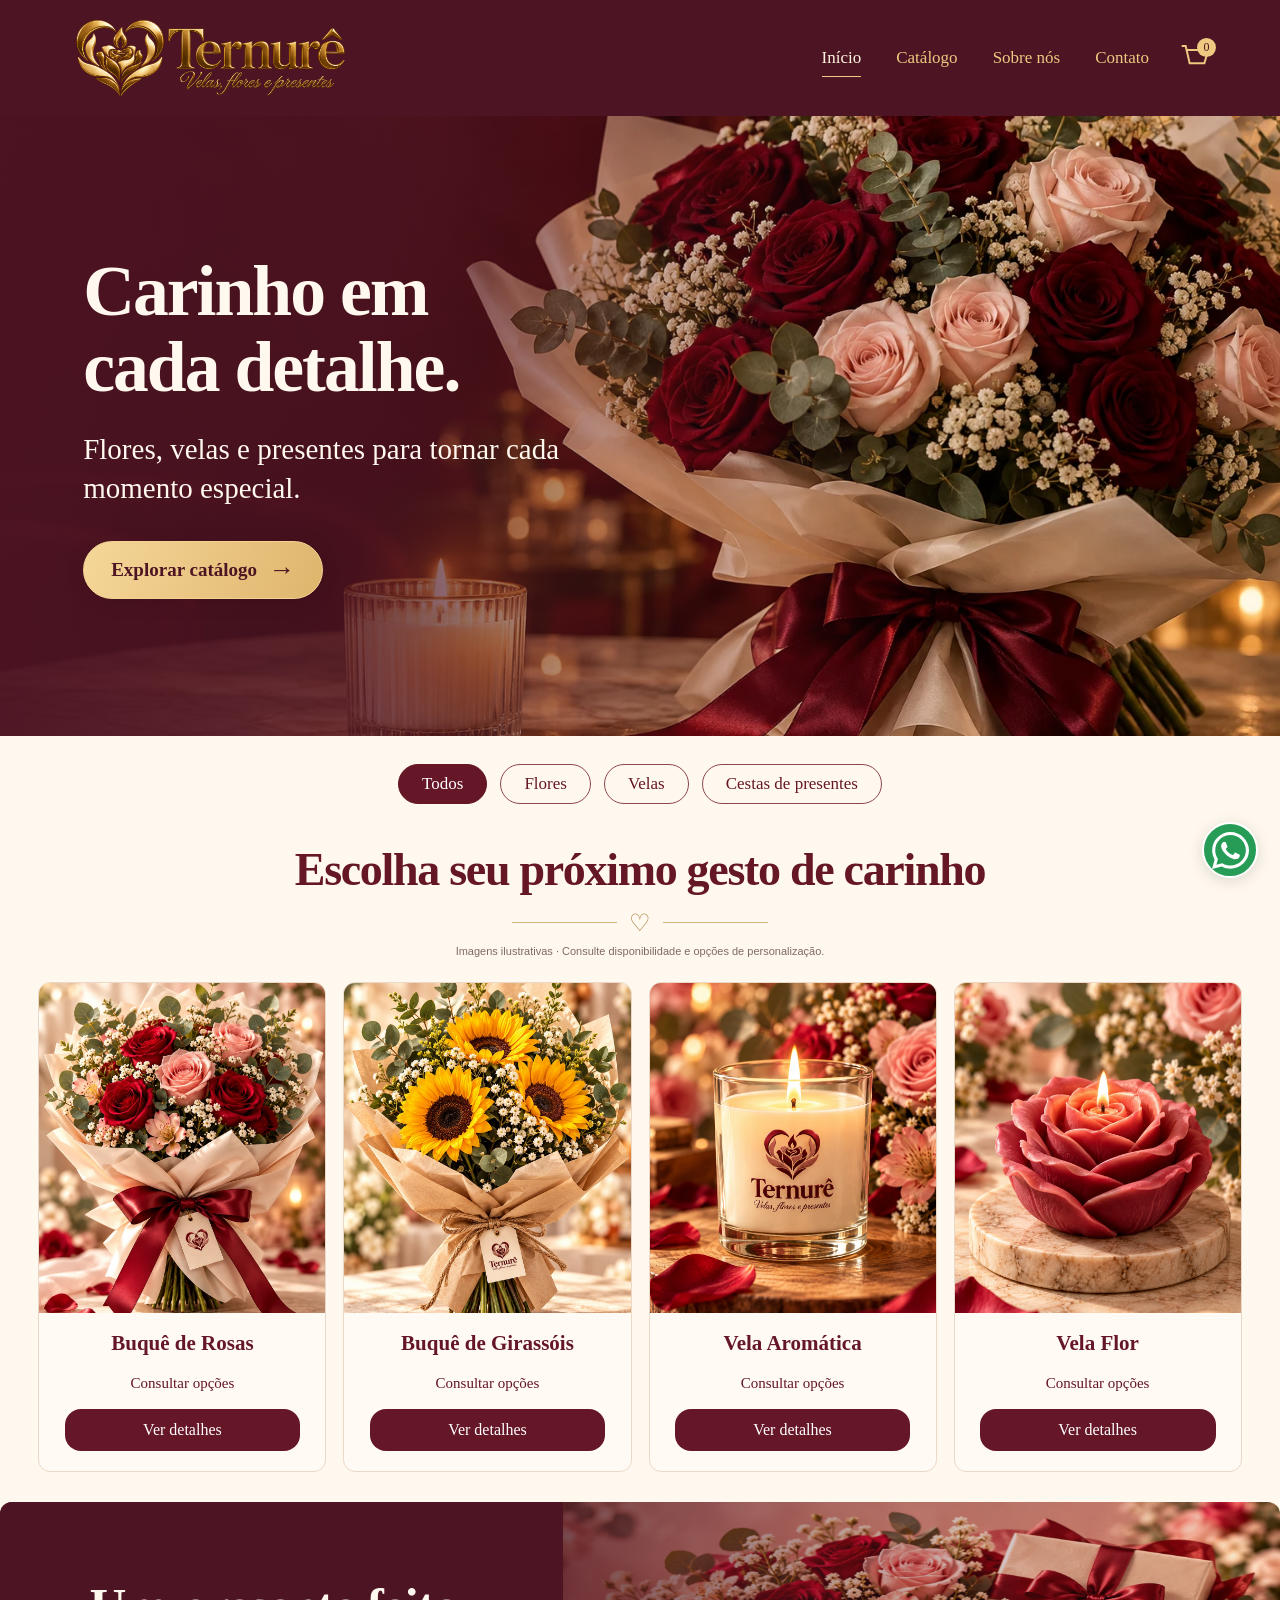
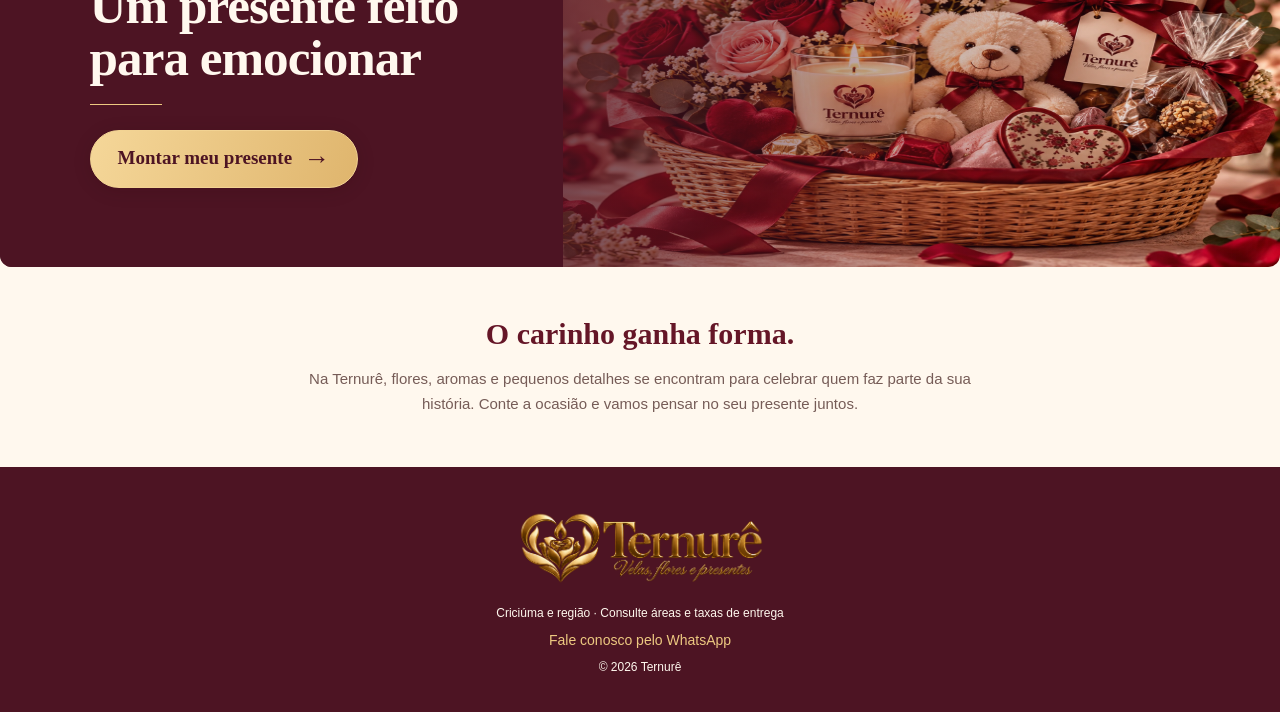
<file: index.html>
<!doctype html><html lang="pt-BR"><head>
<!-- Google Analytics — Ternurê -->
<script async src="https://www.googletagmanager.com/gtag/js?id=G-DRNNEJVPPJ"></script>
<script>
  window.dataLayer = window.dataLayer || [];
  function gtag(){dataLayer.push(arguments);}
  gtag('js', new Date());
  gtag('config', 'G-DRNNEJVPPJ');
</script>
<meta charset="utf-8"><meta name="viewport" content="width=device-width,initial-scale=1"><meta name="theme-color" content="#4d1423"><meta name="description" content="Ternurê: velas, flores e presentes em Criciúma e região. Carinho em cada detalhe."><title>Ternurê | Velas, flores e presentes</title><link rel="icon" href="assets/ternure/logo-gold.webp"><link rel="stylesheet" href="style.css?v=ternure-1"><link rel="stylesheet" href="ternure.css?v=wine-gold-20261009"><link rel="preload" as="image" href="assets/ternure/hero-wine.webp"></head><body><header class="site-header"><div class="header-top"><a class="brand" href="index.html" aria-label="Ternurê — início"><img src="assets/ternure/logo-gold.webp?v=20261009" width="290" height="97" alt="Ternurê — Velas, flores e presentes"></a><nav class="page-nav" aria-label="Navegação principal"><a href="index.html" aria-current="page">Início</a><a href="#catalogo">Catálogo</a><a href="#sobre">Sobre nós</a><a href="#contato">Contato</a></nav><button id="menuToggle" class="icon-button" aria-label="Abrir menu" aria-controls="siteNav" aria-expanded="false"><svg class="icon" viewBox="0 0 24 24" fill="none" stroke="currentColor" stroke-width="1.7" stroke-linecap="round" aria-hidden="true"><path d="M3 6h18M3 12h18M3 18h18"/></svg></button><button id="cartOpen" class="icon-button cart-button" aria-label="Abrir meu pedido"><svg class="icon" viewBox="0 0 24 24" fill="none" stroke="currentColor" stroke-width="1.5"><path d="M2 3h3l3 13h11l3-10H6M9 21h.01M18 21h.01"/></svg><span id="count">0</span></button></div><nav id="siteNav" aria-label="Menu" hidden><a href="index.html">Início</a><a href="#catalogo">Catálogo</a><a href="#sobre">Sobre nós</a><a href="#contato">Contato</a></nav></header><main><section class="hero" id="inicio"><div class="hero-inner"><h1>Carinho em<br>cada detalhe.</h1><p>Flores, velas e presentes para tornar cada momento especial.</p><a class="button primary" href="#catalogo">Explorar catálogo <span aria-hidden="true">→</span></a></div></section><section id="catalogo" class="section catalog"><div id="catalogTools" class="catalog-tools"><div class="filter-row"><div id="filters"></div><button id="filterOpen" class="filter-button" aria-label="Ver todas as categorias">Categorias</button></div></div><div class="section-heading"><h2>Escolha seu próximo gesto de carinho</h2><div class="floral-divider" aria-hidden="true"><span></span>♡<span></span></div></div><p id="filterStatus" class="sr" role="status"></p><p id="catalogNotice" class="catalog-notice">Imagens ilustrativas · Consulte disponibilidade e opções de personalização.</p><div id="products" class="product-grid"></div><div id="emptyCatalog" class="catalog-empty" hidden><h2>Novos presentes em breve</h2><p id="emptyMessage">Estamos preparando nosso catálogo.</p></div></section><section id="personalizados" class="custom-section"><div class="custom-inner"><h2>Um presente feito<br>para emocionar</h2><span class="heading-line"></span><button id="contactOpen" class="button primary">Montar meu presente <span aria-hidden="true">→</span></button></div></section><section id="sobre" class="about-section"><h2>O carinho ganha forma.</h2><p>Na Ternurê, flores, aromas e pequenos detalhes se encontram para celebrar quem faz parte da sua história. Conte a ocasião e vamos pensar no seu presente juntos.</p></section></main><footer id="contato"><a href="index.html"><img src="assets/ternure/logo-gold.webp?v=20261009" alt="Ternurê" width="230" height="77"></a><p>Criciúma e região · Consulte áreas e taxas de entrega</p><a href="https://wa.me/5548996942186" target="_blank" rel="noopener">Fale conosco pelo WhatsApp</a><span>© <span id="year"></span> Ternurê</span></footer><a class="whatsapp-float" href="https://wa.me/5548996942186" target="_blank" rel="noopener" aria-label="Conversar pelo WhatsApp"><svg xmlns="http://www.w3.org/2000/svg" viewBox="0 32 448 448" fill="currentColor" aria-hidden="true" focusable="false"><!--! Font Awesome Free 6.7.2 by @fontawesome - https://fontawesome.com License - https://fontawesome.com/license/free (Icons: CC BY 4.0, Fonts: SIL OFL 1.1, Code: MIT License) Copyright 2024 Fonticons, Inc. --><path d="M380.9 97.1C339 55.1 283.2 32 223.9 32c-122.4 0-222 99.6-222 222 0 39.1 10.2 77.3 29.6 111L0 480l117.7-30.9c32.4 17.7 68.9 27 106.1 27h.1c122.3 0 224.1-99.6 224.1-222 0-59.3-25.2-115-67.1-157zm-157 341.6c-33.2 0-65.7-8.9-94-25.7l-6.7-4-69.8 18.3L72 359.2l-4.4-7c-18.5-29.4-28.2-63.3-28.2-98.2 0-101.7 82.8-184.5 184.6-184.5 49.3 0 95.6 19.2 130.4 54.1 34.8 34.9 56.2 81.2 56.1 130.5 0 101.8-84.9 184.6-186.6 184.6zm101.2-138.2c-5.5-2.8-32.8-16.2-37.9-18-5.1-1.9-8.8-2.8-12.5 2.8-3.7 5.6-14.3 18-17.6 21.8-3.2 3.7-6.5 4.2-12 1.4-32.6-16.3-54-29.1-75.5-66-5.7-9.8 5.7-9.1 16.3-30.3 1.8-3.7.9-6.9-.5-9.7-1.4-2.8-12.5-30.1-17.1-41.2-4.5-10.8-9.1-9.3-12.5-9.5-3.2-.2-6.9-.2-10.6-.2-3.7 0-9.7 1.4-14.8 6.9-5.1 5.6-19.4 19-19.4 46.3 0 27.3 19.9 53.7 22.6 57.4 2.8 3.7 39.1 59.7 94.8 83.8 35.2 15.2 49 16.5 66.6 13.9 10.7-1.6 32.8-13.4 37.4-26.4 4.6-13 4.6-24.1 3.2-26.4-1.3-2.5-5-3.9-10.5-6.6z"/></svg></a><dialog id="cartDialog"><div class="dialog-heading"><h2>Seu pedido</h2><button id="cartClose" class="icon-button" aria-label="Fechar pedido"><svg class="icon " viewBox="0 0 24 24" fill="none" stroke="currentColor" stroke-width="1.6" stroke-linecap="round" stroke-linejoin="round" aria-hidden="true"><path d="m6 6 12 12M6 18 18 6"/></svg></button></div><p class="dialog-intro">Reúna suas escolhas para solicitar um orçamento.</p><div id="cartItems"></div><div id="orderActions" hidden><button id="copyOrder" class="button primary">Copiar pedido</button><button id="downloadOrder" class="button outline">Baixar pedido</button><button id="sendOrder" class="button primary" hidden><svg class="icon" xmlns="http://www.w3.org/2000/svg" viewBox="0 32 448 448" fill="currentColor" aria-hidden="true" focusable="false"><!--! Font Awesome Free 6.7.2 by @fontawesome - https://fontawesome.com License - https://fontawesome.com/license/free (Icons: CC BY 4.0, Fonts: SIL OFL 1.1, Code: MIT License) Copyright 2024 Fonticons, Inc. --><path d="M380.9 97.1C339 55.1 283.2 32 223.9 32c-122.4 0-222 99.6-222 222 0 39.1 10.2 77.3 29.6 111L0 480l117.7-30.9c32.4 17.7 68.9 27 106.1 27h.1c122.3 0 224.1-99.6 224.1-222 0-59.3-25.2-115-67.1-157zm-157 341.6c-33.2 0-65.7-8.9-94-25.7l-6.7-4-69.8 18.3L72 359.2l-4.4-7c-18.5-29.4-28.2-63.3-28.2-98.2 0-101.7 82.8-184.5 184.6-184.5 49.3 0 95.6 19.2 130.4 54.1 34.8 34.9 56.2 81.2 56.1 130.5 0 101.8-84.9 184.6-186.6 184.6zm101.2-138.2c-5.5-2.8-32.8-16.2-37.9-18-5.1-1.9-8.8-2.8-12.5 2.8-3.7 5.6-14.3 18-17.6 21.8-3.2 3.7-6.5 4.2-12 1.4-32.6-16.3-54-29.1-75.5-66-5.7-9.8 5.7-9.1 16.3-30.3 1.8-3.7.9-6.9-.5-9.7-1.4-2.8-12.5-30.1-17.1-41.2-4.5-10.8-9.1-9.3-12.5-9.5-3.2-.2-6.9-.2-10.6-.2-3.7 0-9.7 1.4-14.8 6.9-5.1 5.6-19.4 19-19.4 46.3 0 27.3 19.9 53.7 22.6 57.4 2.8 3.7 39.1 59.7 94.8 83.8 35.2 15.2 49 16.5 66.6 13.9 10.7-1.6 32.8-13.4 37.4-26.4 4.6-13 4.6-24.1 3.2-26.4-1.3-2.5-5-3.9-10.5-6.6z"/></svg>Enviar pelo WhatsApp</button></div><p id="orderStatus" role="status"></p></dialog>
<dialog id="ideaDialog"><div class="dialog-heading"><h2>Monte seu presente</h2><button id="ideaClose" class="icon-button" aria-label="Fechar formulário"><svg class="icon " viewBox="0 0 24 24" fill="none" stroke="currentColor" stroke-width="1.6" stroke-linecap="round" stroke-linejoin="round" aria-hidden="true"><path d="m6 6 12 12M6 18 18 6"/></svg></button></div><p class="dialog-intro">Conte a ocasião, as flores ou fragrâncias e a data desejada.</p><form id="customForm"><label for="idea">Como você imagina seu presente?</label><textarea id="idea" required maxlength="2000" placeholder="Conte a ocasião, o orçamento e a data de entrega..."></textarea><button class="button primary" type="submit">Adicionar ao pedido <svg class="icon " viewBox="0 0 24 24" fill="none" stroke="currentColor" stroke-width="1.6" stroke-linecap="round" stroke-linejoin="round" aria-hidden="true"><path d="M4 12h16m-6-6 6 6-6 6"/></svg></button></form><p id="customStatus" role="status"></p></dialog><div id="toast" role="status" hidden></div><dialog id="filterDialog"><div class="dialog-heading"><h2>Categorias</h2><button id="filterClose" class="icon-button" aria-label="Fechar categorias">×</button></div><div id="allFilters" class="all-filters"></div></dialog><dialog id="productDialog"><div class="dialog-heading"><h2 id="detailTitle"></h2><button id="detailClose" class="icon-button" aria-label="Fechar produto">×</button></div><div id="detailGallery" class="detail-gallery"></div><p id="detailDescription"></p><p id="detailPrice" class="price"></p><button id="detailAdd" class="button primary">Adicionar ao pedido</button></dialog><script src="config.js?v=ternure-1"></script><script src="assets/supabase-2.117.2.js"></script><script src="dados.js?v=ternure-1"></script><script src="produtos.js?v=ternure-1"></script><script src="app.js?v=ternure-1"></script><script src="visitas.js?v=20261009"></script></body></html>
</file>
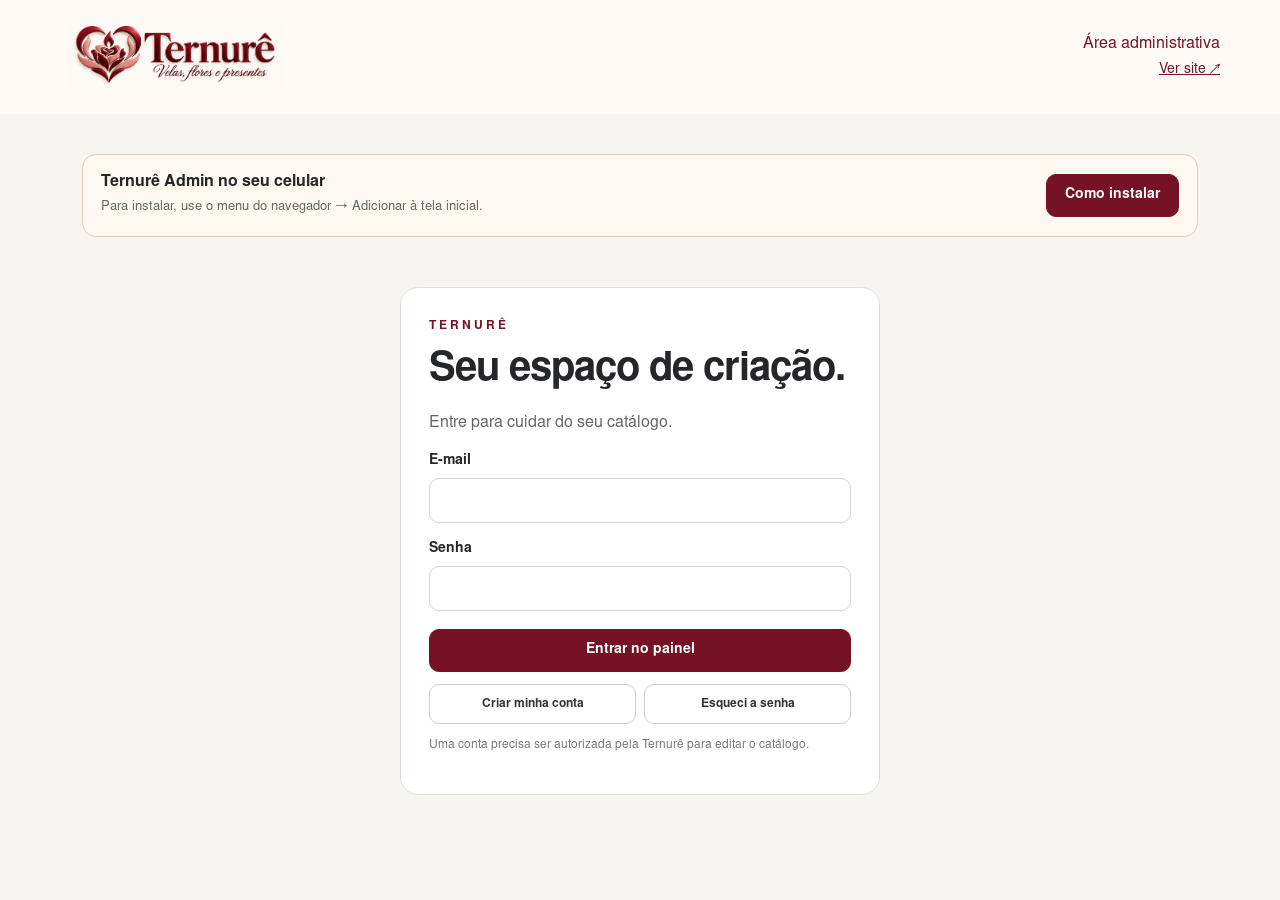
<file: admin.html>
<!doctype html><html lang="pt-BR"><head><meta charset="utf-8"><meta name="viewport" content="width=device-width,initial-scale=1"><meta name="robots" content="noindex,nofollow"><meta name="theme-color" content="#1b1e21"><title>Painel | Ternurê</title><link rel="icon" href="assets/ternure/logo.webp"><link rel="stylesheet" href="admin.css?v=visits-20261009"><link rel="manifest" href="admin.webmanifest"><link rel="apple-touch-icon" href="jf-admin-180.png"><meta name="apple-mobile-web-app-capable" content="yes"><meta name="apple-mobile-web-app-status-bar-style" content="black-translucent"><meta name="apple-mobile-web-app-title" content="Ternurê Admin"></head><body>
<header><a href="index.html"><img src="assets/ternure/logo.webp" alt="Ternurê"></a><div><span>Área administrativa</span><a href="index.html" target="_blank" rel="noopener">Ver site ↗</a></div></header><main><section id="installPanel" class="install-panel" hidden><div><strong>Ternurê Admin no seu celular</strong><p id="installHint">Instale para abrir o painel direto pelo ícone.</p></div><button id="installApp" type="button" class="primary">Instalar painel</button></section><p id="connectionStatus" role="status" hidden></p>
<section id="loginPanel" class="panel login"><span class="eyebrow">TERNURÊ</span><h1>Seu espaço de criação.</h1><p>Entre para cuidar do seu catálogo.</p><form id="loginForm"><label>E-mail<input id="email" type="email" required autocomplete="username"></label><label>Senha<input id="password" type="password" required minlength="8" autocomplete="current-password"></label><button class="primary" type="submit">Entrar no painel</button></form><div class="login-options"><button id="signup" type="button">Criar minha conta</button><button id="recover" type="button">Esqueci a senha</button></div><p class="hint">Uma conta precisa ser autorizada pela Ternurê para editar o catálogo.</p></section>
<section id="passwordPanel" class="panel login" hidden><h1>Nova senha</h1><form id="passwordForm"><label>Escolha sua nova senha<input id="newPassword" type="password" minlength="8" required autocomplete="new-password"></label><button class="primary">Salvar senha</button></form></section>
<section id="dashboard" hidden><div class="topline"><div><span class="eyebrow">SEU CATÁLOGO</span><h1>Criações sob seu controle.</h1><p id="account"></p></div><button id="logout">Sair</button></div><section class="visit-panel panel" aria-labelledby="visitsTitle">
<div class="topline"><div><span class="eyebrow">DESEMPENHO DO SITE</span><h2 id="visitsTitle">Visitas do site</h2></div><button id="visitsRefresh" type="button">Atualizar</button></div>
<p>Acompanhe os acessos da página inicial e do catálogo. <span id="visitsStatus" role="status" aria-live="polite">Carregando…</span></p>
<div class="visit-stats">
<div><span>HOJE</span><strong id="visitsToday">—</strong><small>visitantes únicos</small></div>
<div><span>ESTE MÊS</span><strong id="visitsMonth">—</strong><small>visitantes únicos</small></div>
<div><span>VISUALIZAÇÕES NO MÊS</span><strong id="visitsViews">—</strong><small>páginas abertas</small></div>
<div><span>TOTAL ACUMULADO</span><strong id="visitsTotal">—</strong><small>visitantes únicos</small></div>
</div><div class="visit-chart-box"><h3>Últimos 14 dias</h3><div id="visitsChart" class="visit-chart" aria-label="Visitantes por dia"></div></div>
<div class="visit-pages"><h3>Páginas mais acessadas no mês</h3><div id="visitsPages"></div></div>
<p class="hint">Contagem própria por navegador, iniciada com a publicação deste contador. Acessos com login no painel são ignorados. Limpar os dados do navegador pode contar um novo visitante. Os números podem diferir do Google Analytics.</p>
</section><div class="stats"><div><strong id="totalCount">0</strong><span>Produtos</span></div><div><strong id="featuredCount">0</strong><span>Em destaque</span></div><div><strong id="publishedCount">0</strong><span>Publicados</span></div></div>
<div class="toolbar"><input id="adminSearch" type="search" placeholder="Buscar produto" aria-label="Buscar produto"><button id="manageCategories">Categorias</button><button id="newProduct" class="primary">+ Novo produto</button></div><div id="adminProducts" class="admin-grid"></div><div id="adminEmpty" class="panel empty" hidden><h2>Vamos começar seu catálogo?</h2><p>Cadastre sua primeira peça com fotos, vídeos e todos os detalhes.</p><button id="firstProduct" class="primary">+ Cadastrar produto</button></div></section><p id="status" class="status" role="status" aria-live="polite"></p>
</main>
<dialog id="editDialog"><div class="dialog-heading"><h2 id="editorTitle">Novo produto</h2><button id="closeEditor" aria-label="Fechar edição">×</button></div><form id="productForm"><label>Nome do produto<input id="productName" required maxlength="150"></label><label>Categoria<select id="productCategory" required></select></label><label>Descrição<textarea id="productDescription" maxlength="5000" rows="4"></textarea></label><label>Preço (R$) <span class="hint">Opcional · deixe vazio para “Sob consulta”</span><input id="productPrice" type="number" min="0" max="9999999999.99" step="0.01" inputmode="decimal"></label><div class="checks"><label><input id="productFeatured" type="checkbox"> Destacar na página inicial</label><label><input id="productPublished" type="checkbox" checked> Publicar no catálogo</label></div><label class="upload">Adicionar fotos e vídeos<input id="files" type="file" multiple accept="image/jpeg,image/png,image/webp,video/mp4,video/webm"></label><p class="hint">Até 12 arquivos por produto. JPG, PNG, WebP, MP4 ou WebM, com até 50 MB cada. O primeiro arquivo será a capa.</p><div id="mediaList" class="media-list"></div><p id="editorStatus" role="status"></p><button id="saveProduct" class="primary" type="submit">Salvar produto</button></form></dialog>
<dialog id="categoriesDialog"><div class="dialog-heading"><h2>Categorias</h2><button id="closeCategories" aria-label="Fechar categorias">×</button></div><form id="categoryForm"><label>Nova categoria<input id="categoryName" required maxlength="80"></label><button class="primary">Adicionar categoria</button></form><div id="categoryList"></div><p id="categoryStatus" role="status"></p></dialog>
<script src="config.js?v=jf-admin-1"></script><script src="assets/supabase-2.117.2.js"></script><script src="dados.js?v=jf-admin-1"></script><script src="admin.js?v=1"></script><script src="admin-analytics.js?v=20261009"></script><script src="admin-install.js?v=1"></script></body></html>
</file>
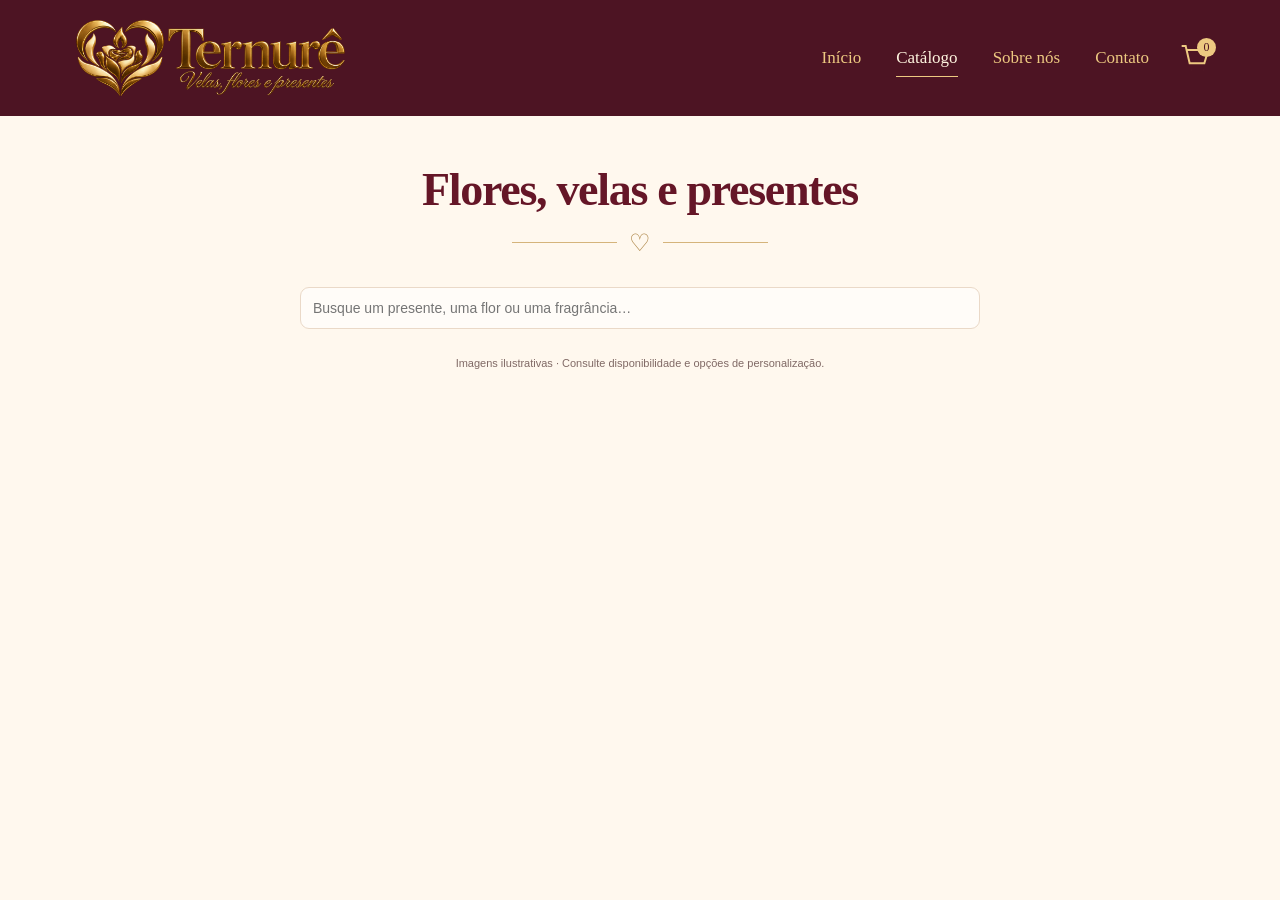
<file: catalogo.html>
<!doctype html><html lang="pt-BR"><head>
<!-- Google Analytics — Ternurê -->
<script async src="https://www.googletagmanager.com/gtag/js?id=G-DRNNEJVPPJ"></script>
<script>
  window.dataLayer = window.dataLayer || [];
  function gtag(){dataLayer.push(arguments);}
  gtag('js', new Date());
  gtag('config', 'G-DRNNEJVPPJ');
</script>
<meta charset="utf-8"><meta name="viewport" content="width=device-width,initial-scale=1"><meta name="theme-color" content="#4d1423"><meta name="description" content="Ternurê: velas, flores e presentes em Criciúma e região. Carinho em cada detalhe."><title>Ternurê | Velas, flores e presentes</title><link rel="icon" href="assets/ternure/logo-gold.webp"><link rel="stylesheet" href="style.css?v=ternure-1"><link rel="stylesheet" href="ternure.css?v=wine-gold-20261009"></head><body><header class="site-header"><div class="header-top"><a class="brand" href="index.html" aria-label="Ternurê — início"><img src="assets/ternure/logo-gold.webp" width="290" height="97" alt="Ternurê — Velas, flores e presentes"></a><nav class="page-nav" aria-label="Navegação principal"><a href="index.html" >Início</a><a href="catalogo.html" aria-current="page">Catálogo</a><a href="index.html#sobre">Sobre nós</a><a href="index.html#contato">Contato</a></nav><button id="menuToggle" class="icon-button" aria-label="Abrir menu" aria-controls="siteNav" aria-expanded="false"><svg class="icon" viewBox="0 0 24 24" fill="none" stroke="currentColor" stroke-width="1.7" stroke-linecap="round" aria-hidden="true"><path d="M3 6h18M3 12h18M3 18h18"/></svg></button><button id="cartOpen" class="icon-button cart-button" aria-label="Abrir meu pedido"><svg class="icon" viewBox="0 0 24 24" fill="none" stroke="currentColor" stroke-width="1.5"><path d="M2 3h3l3 13h11l3-10H6M9 21h.01M18 21h.01"/></svg><span id="count">0</span></button></div><nav id="siteNav" aria-label="Menu" hidden><a href="index.html">Início</a><a href="catalogo.html" aria-current="page">Catálogo</a><a href="index.html#sobre">Sobre nós</a><a href="index.html#contato">Contato</a></nav></header><main><section id="catalogo" class="section catalog catalog-page"><div class="section-heading"><h1>Flores, velas e presentes</h1><div class="floral-divider" aria-hidden="true"><span></span>♡<span></span></div></div><div id="catalogTools" class="catalog-tools"><label class="sr" for="search">Buscar presentes</label><input id="search" type="search" placeholder="Busque um presente, uma flor ou uma fragrância…"><div class="filter-row"><div id="filters"></div><button id="filterOpen" class="filter-button">Categorias</button></div></div><p id="filterStatus" class="sr" role="status"></p><p id="catalogNotice" class="catalog-notice">Imagens ilustrativas · Consulte disponibilidade e opções de personalização.</p><div id="products" class="product-grid"></div><div id="emptyCatalog" class="catalog-empty" hidden><h2>Nenhum presente encontrado</h2><p id="emptyMessage">Experimente outra categoria.</p></div></section></main><dialog id="cartDialog"><div class="dialog-heading"><h2>Seu pedido</h2><button id="cartClose" class="icon-button" aria-label="Fechar pedido"><svg class="icon " viewBox="0 0 24 24" fill="none" stroke="currentColor" stroke-width="1.6" stroke-linecap="round" stroke-linejoin="round" aria-hidden="true"><path d="m6 6 12 12M6 18 18 6"/></svg></button></div><p class="dialog-intro">Reúna suas escolhas para solicitar um orçamento.</p><div id="cartItems"></div><div id="orderActions" hidden><button id="copyOrder" class="button primary">Copiar pedido</button><button id="downloadOrder" class="button outline">Baixar pedido</button><button id="sendOrder" class="button primary" hidden><svg class="icon" xmlns="http://www.w3.org/2000/svg" viewBox="0 32 448 448" fill="currentColor" aria-hidden="true" focusable="false"><!--! Font Awesome Free 6.7.2 by @fontawesome - https://fontawesome.com License - https://fontawesome.com/license/free (Icons: CC BY 4.0, Fonts: SIL OFL 1.1, Code: MIT License) Copyright 2024 Fonticons, Inc. --><path d="M380.9 97.1C339 55.1 283.2 32 223.9 32c-122.4 0-222 99.6-222 222 0 39.1 10.2 77.3 29.6 111L0 480l117.7-30.9c32.4 17.7 68.9 27 106.1 27h.1c122.3 0 224.1-99.6 224.1-222 0-59.3-25.2-115-67.1-157zm-157 341.6c-33.2 0-65.7-8.9-94-25.7l-6.7-4-69.8 18.3L72 359.2l-4.4-7c-18.5-29.4-28.2-63.3-28.2-98.2 0-101.7 82.8-184.5 184.6-184.5 49.3 0 95.6 19.2 130.4 54.1 34.8 34.9 56.2 81.2 56.1 130.5 0 101.8-84.9 184.6-186.6 184.6zm101.2-138.2c-5.5-2.8-32.8-16.2-37.9-18-5.1-1.9-8.8-2.8-12.5 2.8-3.7 5.6-14.3 18-17.6 21.8-3.2 3.7-6.5 4.2-12 1.4-32.6-16.3-54-29.1-75.5-66-5.7-9.8 5.7-9.1 16.3-30.3 1.8-3.7.9-6.9-.5-9.7-1.4-2.8-12.5-30.1-17.1-41.2-4.5-10.8-9.1-9.3-12.5-9.5-3.2-.2-6.9-.2-10.6-.2-3.7 0-9.7 1.4-14.8 6.9-5.1 5.6-19.4 19-19.4 46.3 0 27.3 19.9 53.7 22.6 57.4 2.8 3.7 39.1 59.7 94.8 83.8 35.2 15.2 49 16.5 66.6 13.9 10.7-1.6 32.8-13.4 37.4-26.4 4.6-13 4.6-24.1 3.2-26.4-1.3-2.5-5-3.9-10.5-6.6z"/></svg>Enviar pelo WhatsApp</button></div><p id="orderStatus" role="status"></p></dialog>
<dialog id="ideaDialog"><div class="dialog-heading"><h2>Monte seu presente</h2><button id="ideaClose" class="icon-button" aria-label="Fechar formulário"><svg class="icon " viewBox="0 0 24 24" fill="none" stroke="currentColor" stroke-width="1.6" stroke-linecap="round" stroke-linejoin="round" aria-hidden="true"><path d="m6 6 12 12M6 18 18 6"/></svg></button></div><p class="dialog-intro">Conte a ocasião, as flores ou fragrâncias e a data desejada.</p><form id="customForm"><label for="idea">Como você imagina seu presente?</label><textarea id="idea" required maxlength="2000" placeholder="Conte a ocasião, o orçamento e a data de entrega..."></textarea><button class="button primary" type="submit">Adicionar ao pedido <svg class="icon " viewBox="0 0 24 24" fill="none" stroke="currentColor" stroke-width="1.6" stroke-linecap="round" stroke-linejoin="round" aria-hidden="true"><path d="M4 12h16m-6-6 6 6-6 6"/></svg></button></form><p id="customStatus" role="status"></p></dialog><div id="toast" role="status" hidden></div><dialog id="filterDialog"><div class="dialog-heading"><h2>Categorias</h2><button id="filterClose" class="icon-button" aria-label="Fechar categorias">×</button></div><div id="allFilters" class="all-filters"></div></dialog><dialog id="productDialog"><div class="dialog-heading"><h2 id="detailTitle"></h2><button id="detailClose" class="icon-button" aria-label="Fechar produto">×</button></div><div id="detailGallery" class="detail-gallery"></div><p id="detailDescription"></p><p id="detailPrice" class="price"></p><button id="detailAdd" class="button primary">Adicionar ao pedido</button></dialog><script src="config.js?v=ternure-1"></script><script src="assets/supabase-2.117.2.js"></script><script src="dados.js?v=ternure-1"></script><script src="produtos.js?v=ternure-1"></script><script src="app.js?v=ternure-1"></script><script src="visitas.js?v=20261009"></script></body></html>
</file>
<file: style.css>
@font-face{font-family:AtelierSerif;src:url('assets/atelier-serif.otf') format('opentype');font-weight:400;font-display:swap}@font-face{font-family:AtelierSerif;src:url('assets/atelier-serif-italic.otf') format('opentype');font-weight:400;font-style:italic;font-display:swap}@font-face{font-family:AtelierSans;src:url('assets/atelier-sans.otf') format('opentype');font-weight:400;font-display:swap}@font-face{font-family:AtelierSans;src:url('assets/atelier-sans-bold.otf') format('opentype');font-weight:700;font-display:swap}

:root{--ink:#111419;--muted:#636570;--copper:#c46a39;--line:#ececef;--paper:#fff;--terra:#b6572f;--cream:#fff;--header-height:0px;color-scheme:light}*{box-sizing:border-box}body{margin:0;color:var(--ink);background:#fff;font-family:AtelierSans,Arial,sans-serif;-webkit-font-smoothing:antialiased}html{scroll-behavior:smooth}a{text-decoration:none;color:inherit}button,input,textarea{font:inherit}button{cursor:pointer;border:0}a,button{-webkit-tap-highlight-color:transparent}h1,h2,h3,p{margin:0}button:focus-visible,a:focus-visible,input:focus-visible,textarea:focus-visible{outline:2px solid #cf7945;outline-offset:4px}.icon{width:24px;height:24px;flex:none;pointer-events:none}svg{vertical-align:middle}.site-header{position:relative;background:linear-gradient(120deg,#22262a,#191c20);color:#fff}.header-top{max-width:1200px;height:110px;display:flex;align-items:center;justify-content:space-between;margin:auto;padding:14px 5%;position:relative}.brand{position:absolute;left:50%;top:50%;transform:translate(-50%,-50%);width:150px;line-height:0}.brand img{width:100%;height:auto;max-height:90px;object-fit:contain}.icon-button{display:flex;align-items:center;justify-content:center;width:42px;height:42px;background:transparent;color:inherit;position:relative;font-size:28px}.icon-button>.icon{width:29px;height:29px}.cart-button #count{position:absolute;right:-1px;top:11px;min-width:19px;height:19px;border-radius:50%;background:#db824a;color:#141414;font-size:12px;display:grid;place-items:center;padding:0 4px}.header-search{max-width:1080px;margin:0 auto;background:#ffffff07;display:flex;align-items:center;border:1px solid #ffffff26;border-radius:50px;gap:12px;padding:12px 20px;color:#e6e6e9}.header-search input{color:#fff;background:none;border:0;padding:0;min-width:0;outline:none;border-radius:0}.header-search input::placeholder{color:#c4c5ca;opacity:1}.page-nav{display:flex;justify-content:center;gap:45px;margin-top:12px;font-size:15px}.page-nav a{padding:16px 0 13px;position:relative}.page-nav a[aria-current]{color:#e69258}.page-nav a[aria-current]:after{content:'';height:3px;position:absolute;bottom:0;left:0;right:0;background:#d37740}.page-nav a:hover{color:#e69258}#siteNav{position:absolute;z-index:10;left:5%;top:90px;padding:15px;display:flex;flex-direction:column;gap:15px;border:1px solid #ffffff24;background:#262a2e;border-radius:10px;box-shadow:0 15px 30px #0003}
.hero{background:#101215 url('assets/hero-groot.webp') right center/contain no-repeat;color:#fff}.hero-inner{max-width:1200px;margin:auto;min-height:480px;padding:60px 5%;display:flex;flex-direction:column;align-items:flex-start;justify-content:center}.hero h1{font-size:clamp(34px,4.4vw,60px);font-weight:700;line-height:1.04;letter-spacing:-1.5px;max-width:68%}.hero h1 em{color:#dc8250;font-style:normal}.hero p{font-size:20px;line-height:1.4;color:#d6d6db;margin-top:20px;max-width:58%}.button{display:inline-flex;align-items:center;justify-content:center;gap:12px;padding:14px 24px;border-radius:50px;line-height:1.2;min-height:46px;font-size:16px;border:1px solid transparent}.button.primary{background:linear-gradient(115deg,#e38e52,#b9502a);color:#fff;border-color:#eeb38b;box-shadow:inset 0 1px 0 #ffd9ad55}.button.primary:hover{filter:brightness(1.08)}.button.outline{border-color:var(--copper);background:#fff;color:var(--copper)}.hero .button{margin-top:26px}
.section{max-width:1200px;margin:auto;padding:42px 5%}.section-heading{display:flex;align-items:center;gap:22px;margin-bottom:24px}.section-heading h2,.section-heading h1{font-size:30px;line-height:1.1;letter-spacing:-.7px;font-weight:700}.heading-line{height:1px;width:60px;flex:none;background:#c46a39}.section-note{margin-left:auto;font-size:9px;letter-spacing:2.7px;text-transform:uppercase;line-height:1.8;text-align:right;color:#7a7d8f}.category-grid{display:grid;grid-template-columns:repeat(6,minmax(0,1fr));gap:18px}.category-card{display:flex;flex-direction:column;align-items:center;justify-content:center;min-height:145px;border:1px solid #ececef;border-radius:15px;padding:18px 8px;background:#fff;gap:12px;text-align:center}.category-card:hover{border-color:#d98b62;background:#fffaf6}.category-icon{background:#fbf6f1;border-radius:50%;display:grid;place-items:center;width:64px;height:64px;color:#b35529}.category-icon .icon{width:43px;height:43px}.category-card h3{font-weight:400;font-size:15px}.catalog{padding-top:10px;padding-bottom:35px}.filter-row{display:flex;justify-content:space-between;align-items:center;gap:10px}.catalog-tools input{margin-bottom:15px}.catalog-tools #filters{display:flex;gap:12px;flex-wrap:wrap}.catalog-tools button,.all-filters button{padding:9px 19px;border:1px solid #e1e2e7;border-radius:50px;background:#fff;color:#202127;font-size:13px}.catalog-tools button.selected,.all-filters button[aria-pressed=true]{background:linear-gradient(115deg,#e0874c,#bb592f);border-color:#d07947;color:#fff}.catalog-tools .filter-button{padding:10px 13px;border-radius:13px;flex:none}.filter-button .icon{width:23px;height:23px}.catalog-empty{text-align:center;border-radius:17px;background:linear-gradient(120deg,#fafafa,#f6f6f7);padding:30px 20px;margin-top:20px}.catalog-empty>.icon{width:68px;height:68px;color:#b6582c;margin-bottom:17px}.catalog-empty h2{font-size:23px;letter-spacing:-.4px;line-height:1.2}.catalog-empty p{color:#62636b;font-size:16px;line-height:1.5;margin-top:8px}.product-grid{display:grid;grid-template-columns:repeat(4,minmax(0,1fr));gap:18px;margin-top:20px}.product-grid:empty{margin:0}.product-card{border:1px solid var(--line);border-radius:14px;overflow:hidden}.product-card img{width:100%;aspect-ratio:1.2;object-fit:cover;display:block}.product-info{padding:15px}.product-info h3{font-size:19px}.product-info p{font-size:13px;margin-top:8px;line-height:1.5;color:var(--muted)}.product-info button{background:none;color:#b6582c;padding:12px 0;display:flex;align-items:center;gap:8px;font-size:12px}.product-info .icon{width:17px}.all-filters{display:flex;gap:10px;flex-wrap:wrap;margin-top:20px}.custom-section{background:radial-gradient(ellipse at 1% 60%,#b6673b66 0,transparent 35%),radial-gradient(ellipse at 98% 40%,#c873394d 0,transparent 35%),#171b1f;color:#fff}.custom-inner{max-width:1200px;margin:auto;padding:38px 5%;display:flex;align-items:center;justify-content:space-between;gap:30px}.custom-inner h2{font-size:32px;line-height:1.1;letter-spacing:-.7px}.custom-inner em{font-style:normal;color:#dc8250}.custom-inner p{font-size:16px;color:#cfd0d5;margin-top:12px;line-height:1.35}.custom-inner .button{white-space:nowrap}footer{background:#20252a;color:#e1e3e8;padding:22px 5%;display:flex;flex-direction:column;align-items:center;gap:14px;font-size:10px;letter-spacing:2.5px;text-transform:uppercase}.footer-line{width:22px;height:1px;background:#d17c4a}.catalog-page{padding-top:18px}
dialog{width:min(510px,calc(100% - 32px));max-height:85dvh;padding:25px;border:1px solid var(--line);border-radius:18px;background:var(--paper);color:var(--ink);box-shadow:0 20px 70px #34261e33}dialog::backdrop{background:#34261e88;backdrop-filter:blur(3px)}.dialog-heading{display:flex;align-items:center;justify-content:space-between;gap:15px}.dialog-heading h2{font-family:AtelierSerif,Georgia,serif;font-size:32px}.dialog-intro{font-size:13px;line-height:1.5;color:var(--muted);margin:10px 0 20px}.order-item{display:flex;align-items:start;gap:15px;justify-content:space-between;padding:17px 0;border-bottom:1px solid var(--line)}.order-item p{font-size:14px;line-height:1.5;overflow-wrap:anywhere}.quantity{display:flex;align-items:center;gap:12px;margin-top:9px;font-size:13px}.quantity button{padding:5px 10px;border-radius:5px;background:#f3e5d3;color:var(--terra)}.remove{font-size:11px;background:none;color:var(--muted);padding:5px}#orderActions{display:flex;flex-wrap:wrap;gap:8px;margin-top:22px}#orderActions .button{font-size:12px;padding:11px 16px}#orderStatus,#customStatus{font-size:12px;color:var(--muted);line-height:1.6;margin-top:12px}input,textarea{background:#fffcf8;color:var(--ink);border:1px solid var(--line);border-radius:9px;padding:12px;font-size:14px;width:100%}textarea{display:block;min-height:120px;resize:vertical;margin:10px 0 16px}form label{font-size:13px}#toast{position:fixed;bottom:22px;left:50%;transform:translateX(-50%);background:var(--terra);color:#fff;padding:12px 22px;z-index:50;font-size:13px;border-radius:25px;width:max-content;max-width:90%;text-align:center}.sr{position:absolute;width:1px;height:1px;overflow:hidden;clip:rect(0,0,0,0)}[hidden]{display:none!important}

@media(max-width:1100px){.header-search{margin-left:5%;margin-right:5%}.category-grid{grid-template-columns:repeat(3,minmax(0,1fr))}.hero-inner{min-height:390px}.hero h1{font-size:43px}.hero p{font-size:17px}}
@media(max-width:600px){.header-top{height:82px;padding:10px 5%}.brand{width:100px}.brand img{max-height:67px}.icon-button{width:28px;height:30px}.icon-button>.icon{width:24px;height:24px}.cart-button #count{font-size:10px;width:15px;height:15px;min-width:15px;right:-5px;top:10px}.header-search{padding:7px 13px;gap:10px;height:32px}.header-search>.icon{width:20px;height:20px}.header-search input{font-size:12px}.page-nav{font-size:12px;gap:36px;margin-top:4px}.page-nav a{padding:11px 0 9px}.page-nav a[aria-current]:after{height:2px}#siteNav{top:62px;font-size:13px}.hero-inner{min-height:0;aspect-ratio:845/390;padding:20px 5%;justify-content:flex-start}.hero h1{font-size:clamp(21px,6.2vw,36px);letter-spacing:-.65px;max-width:72%;line-height:1.04}.hero p{font-size:clamp(10px,3vw,16px);margin-top:11px;line-height:1.38;max-width:62%}.hero .button{font-size:12px;min-height:30px;padding:9px 15px;gap:9px;margin-top:16px}.hero .button .icon{width:17px;height:17px}.section{padding:20px 5%}.section-heading{gap:14px;margin-bottom:18px}.section-heading h2,.section-heading h1{font-size:clamp(20px,5vw,28px);letter-spacing:-.4px}.heading-line{width:44px}.section-note{font-size:5.5px;letter-spacing:1.7px;line-height:1.8}.category-grid{gap:9px}.category-card{border-radius:9px;padding:14px 4px;min-height:78px;gap:8px}.category-icon{width:43px;height:43px}.category-icon .icon{width:30px;height:30px}.category-card h3{font-size:11px}.catalog{padding-top:4px;padding-bottom:17px}.catalog .section-heading{margin-bottom:16px}.catalog-tools #filters{gap:9px}.catalog-tools button{font-size:10px;padding:7px 13px}.catalog-tools .filter-button{padding:7px 9px;border-radius:10px}.filter-button .icon{width:18px;height:18px}.catalog-empty{margin-top:11px;padding:20px 12px;border-radius:11px}.catalog-empty>.icon{width:49px;height:49px;margin-bottom:12px}.catalog-empty h2{font-size:17px}.catalog-empty p{font-size:12px;margin-top:6px}.product-grid{grid-template-columns:repeat(2,minmax(0,1fr));gap:12px}.product-info{padding:11px}.product-info h3{font-size:16px}.product-info p{font-size:12px}.custom-inner{padding:25px 5%;gap:16px}.custom-inner h2{font-size:20px;letter-spacing:-.4px}.custom-inner p{font-size:11px;line-height:1.25;margin-top:9px}.custom-inner .button{font-size:11px;padding:10px 14px;gap:9px;min-height:32px}.custom-inner .button .icon{width:20px;height:20px}footer{font-size:7px;letter-spacing:2px;padding:18px 5%;gap:12px}dialog{padding:20px}.dialog-heading h2{font-size:26px}.catalog-page{padding-top:0}.catalog-tools input{font-size:13px}}
@media(max-width:360px){.heading-line{width:26px}.section-heading{gap:9px}.section-note{letter-spacing:1px;font-size:5px}.category-card h3{font-size:10px}.hero .button{margin-top:10px;font-size:11px;padding:8px 12px}.custom-inner .button{font-size:10px;padding:10px}.custom-inner{gap:10px}.custom-inner h2{font-size:18px}.custom-inner p{font-size:10px}}
@media(prefers-reduced-motion:reduce){html{scroll-behavior:auto}}

.custom-inner>div{min-width:0}.custom-inner>.button{flex:none}
.product-card video{width:100%;aspect-ratio:4/3;object-fit:contain;background:#1b1e21}.product-card .price,.price{font-weight:700;color:#a95432}.product-badge{display:inline-block;background:#f8e9dd;color:#9c4828;border-radius:20px;padding:4px 9px;font-size:12px;margin-bottom:8px}.product-info button{margin-top:10px}.detail-gallery{display:flex;gap:12px;overflow-x:auto;scroll-snap-type:x mandatory}.detail-gallery img,.detail-gallery video{width:100%;flex:0 0 100%;max-height:55vh;object-fit:contain;scroll-snap-align:start;background:#f5f1ed}#detailDescription{white-space:pre-wrap}footer a{color:inherit;font-size:12px}
</file>
<file: ternure.css>
:root{--ink:#711322;--muted:#795a57;--copper:#751324;--terra:#751324;--line:#eddfd6;--paper:#fffaf5;--cream:#fffaf5}body{background:#fffaf5;font-family:Georgia,'Times New Roman',serif;color:var(--ink)}.site-header{background:#fffaf5;color:var(--ink)}.header-top{max-width:1320px;height:116px;padding:14px 5%;gap:25px}.brand{position:static;transform:none;width:290px;margin-right:auto;flex-shrink:0}.brand img{max-height:90px}.page-nav{margin:0;gap:35px;align-items:center;font-size:17px}.page-nav a{padding:14px 0}.page-nav a[aria-current],.page-nav a:hover{color:var(--ink)}.page-nav a[aria-current]:after{height:1px;background:var(--ink);bottom:5px}.cart-button #count{background:var(--ink);color:white;top:1px;right:0}.cart-button .icon{width:32px;height:32px}#menuToggle{display:none}#siteNav{background:var(--paper);border-color:var(--line);left:auto;right:20px;top:85px}.hero{background-color:#f6e9d9;background-image:linear-gradient(90deg,#f9f1e7 0%,#f9f1e7ed 32%,#f9f1e700 59%),url('assets/ternure/hero.webp');background-position:center,right center;background-size:cover,60% 100%;background-repeat:no-repeat;color:var(--ink)}.hero-inner{max-width:1320px;min-height:590px;padding:65px 6.5%}.hero h1{font-family:Georgia,serif;font-size:clamp(44px,5.6vw,76px);line-height:1.01;letter-spacing:-2px;max-width:53%}.hero p{color:var(--ink);font-size:clamp(19px,2.5vw,29px);line-height:1.25;max-width:50%;margin-top:25px}.hero .button{margin-top:33px}.button.primary{background:#751324;color:#fff;border:0;box-shadow:none}.button.primary:hover{background:#8d2235}.button{font-size:19px;padding:15px 27px}.button span{font-size:26px;line-height:1}.section{max-width:1320px;padding:28px 3% 30px}.catalog{padding-top:28px}.filter-row{justify-content:center}.catalog-tools #filters{justify-content:center;gap:13px}.catalog-tools button,.all-filters button{font-size:17px;background:transparent;color:var(--ink);border:1px solid #cda9a4;padding:9px 23px}.catalog-tools button.selected,.all-filters button[aria-pressed=true]{background:var(--ink);border-color:var(--ink);color:#fff}.filter-button{display:none}.section-heading{display:flex;flex-direction:column;gap:12px;margin:40px 0 0;text-align:center}.section-heading h2,.section-heading h1{font-family:Georgia,serif;font-size:clamp(27px,3.6vw,46px);line-height:1.15;font-weight:700;letter-spacing:-1.3px}.floral-divider{display:flex;align-items:center;gap:12px;color:#a45259;font-size:24px}.floral-divider span{height:1px;width:105px;background:#c78688}.catalog-notice{font-family:Arial,sans-serif;text-align:center;font-size:11px;color:#806965;margin-top:8px}.product-grid{gap:17px;margin-top:25px}.product-card{border:1px solid #eee4dc;border-radius:10px;background:#fffaf5}.product-card img{aspect-ratio:233/269;object-fit:cover}.product-info{text-align:center;padding:18px 12px 20px}.product-info h3{font-size:21px;font-weight:700}.product-info .price{font-size:15px;font-weight:400;color:var(--ink);margin-top:16px}.product-info button{justify-content:center;display:flex;width:90%;margin:14px auto 0;background:var(--ink);color:#fff;font-size:16px;border-radius:16px;padding:12px 10px}.product-info button[data-add]{background:transparent;border:1px solid var(--line);color:var(--ink);font-size:13px}.product-info button .icon{display:none}.custom-section{max-width:1280px;margin:0 auto 40px;border-radius:12px;background:#edc3ba url('assets/ternure/cesta.webp') right center/56% 100% no-repeat;overflow:hidden;color:var(--ink)}.custom-inner{min-height:365px;max-width:none;padding:50px 7%;display:flex;flex-direction:column;align-items:flex-start;justify-content:center;gap:21px;background:linear-gradient(90deg,#edc3ba 0%,#edc3baf0 37%,#edc3ba00 60%)}.custom-inner h2{font-family:Georgia,serif;font-size:clamp(32px,4vw,52px);line-height:1;letter-spacing:-1px}.custom-inner .heading-line{background:#af6266;width:72px}.custom-inner .button{margin-top:4px}.about-section{max-width:740px;padding:10px 22px 50px;text-align:center;margin:auto}.about-section h2{font-size:30px;margin-bottom:15px}.about-section p{font-family:Arial,sans-serif;line-height:1.7;color:var(--muted);font-size:15px}footer{background:#f7eee6;color:var(--ink);font-family:Arial,sans-serif;font-size:12px;letter-spacing:0;text-transform:none;gap:12px;padding:30px 20px}footer img{max-width:230px;height:auto}footer a{font-size:14px}.whatsapp-float{position:fixed;bottom:22px;right:22px;width:56px;height:56px;border:2px solid white;border-radius:50%;background:#279c57;color:white;box-shadow:0 3px 15px #0002;display:grid;place-items:center;z-index:20}.whatsapp-float svg{width:37px;height:37px}dialog{font-family:Arial,sans-serif}.dialog-heading h2{font-family:Georgia,serif}.price{color:var(--ink)}#detailDescription{font-size:15px;line-height:1.6;margin:15px 0}#detailPrice{margin:12px 0}#detailAdd{font-size:15px}.catalog-page{min-height:70vh}.catalog-page .section-heading{margin:20px 0 30px}.catalog-tools input{font-family:Arial,sans-serif;max-width:680px;display:block;margin:0 auto 20px}button:focus-visible,a:focus-visible,input:focus-visible,textarea:focus-visible{outline-color:var(--ink)}
@media(min-width:1600px){.hero{background-size:cover,57% 100%}}
@media(max-width:850px){.header-top{height:96px;padding:12px 4%;gap:14px}.brand{width:230px}.page-nav{gap:18px;font-size:14px}.hero-inner{min-height:470px}.hero h1{font-size:53px}.hero p{font-size:22px}.button{font-size:16px}.product-info h3{font-size:17px}.product-info button{font-size:14px;width:100%}.custom-section{margin:0 3% 30px}.custom-inner{min-height:310px}.custom-inner h2{font-size:38px}}
@media(max-width:600px){.header-top{height:86px;padding:12px 5%;gap:10px}.brand{width:210px}.brand img{max-height:65px}.page-nav{display:none}#menuToggle{display:flex;font-size:24px;flex-shrink:0}.cart-button{width:35px;height:35px;flex-shrink:0}.cart-button #count{top:-2px;right:-3px}.hero{background-size:cover,100% 100%;background-position:center,right center;background-image:linear-gradient(90deg,#f9f1e7fa 0%,#f9f1e7dc 33%,#f9f1e744 62%,transparent 100%),url('assets/ternure/hero.webp')}.hero-inner{aspect-ratio:auto;min-height:430px;padding:55px 6%;justify-content:center}.hero h1{font-size:clamp(37px,10vw,52px);max-width:85%;line-height:1.03;letter-spacing:-1.4px}.hero p{font-size:18px;margin-top:20px;max-width:82%;text-shadow:0 1px 5px #fff}.hero .button{font-size:15px;padding:13px 20px;margin-top:25px;min-height:44px}.section{padding:22px 5%}.catalog-tools #filters{gap:8px}.catalog-tools button{font-size:13px;padding:8px 13px}.section-heading{margin-top:27px;gap:10px}.section-heading h2,.section-heading h1{font-size:28px;letter-spacing:-.7px}.catalog-notice{font-size:10px;line-height:1.5;margin-top:6px}.floral-divider span{width:70px}.product-grid{gap:12px;margin-top:19px}.product-info{padding:12px 8px 14px}.product-info h3{font-size:17px}.product-info .price{font-size:12px;margin-top:10px}.product-info button{font-size:13px;padding:11px 5px;border-radius:12px}.custom-section{margin:4px 5% 32px;background-size:76% 100%}.custom-inner{min-height:310px;padding:35px 7%;gap:16px;background:linear-gradient(90deg,#edc3bafc,#edc3bacf 44%,#edc3ba00 100%)}.custom-inner h2{font-size:33px;max-width:88%}.custom-inner .button{font-size:14px;padding:13px 17px;min-height:44px}.whatsapp-float{width:51px;height:51px;right:14px;bottom:14px}.about-section h2{font-size:27px}.about-section p{font-size:14px}.catalog-page{padding-top:5px}}
/* Identidade vinho e dourado: mesma estrutura de catálogo e pedidos. */
:root{--wine:#4d1423;--gold:#edc981;--ink:#651627;--muted:#765c57;--paper:#fff8ee;--cream:#fff8ee;--line:#ead9c8}
body{background:var(--paper)}
.site-header{background:var(--wine);color:var(--gold)}
.brand{width:290px;max-width:calc(100% - 105px)}
.brand img{display:block;max-height:none}
.page-nav a[aria-current],.page-nav a:hover{color:#fff5df}
.page-nav a[aria-current]:after{background:var(--gold)}
.cart-button #count{background:var(--gold);color:var(--wine)}
#siteNav{background:var(--wine);color:#fff8ee;border-color:#edc98155;top:calc(100% - 5px)}
.hero{background-color:var(--wine);background-image:linear-gradient(90deg,#4d1423f5 0%,#4d1423c9 29%,#4d142344 51%,transparent 74%),url('assets/ternure/hero-wine.webp');background-position:center;background-size:cover;color:#fff8ee}
.hero-inner{min-height:620px;padding:70px 6.5%}
.hero h1{max-width:54%;font-size:clamp(44px,5.6vw,76px);line-height:1.06;color:#fff8ee}
.hero p{max-width:44%;color:#fff8ee;text-shadow:none;line-height:1.35}
.hero .button,.custom-inner .button{background:linear-gradient(110deg,#f5d799,#dfb56d);color:#4d1423;font-weight:700;border:1px solid #f2d393;box-shadow:0 3px 18px #26070f26}
.hero .button:hover,.custom-inner .button:hover{background:linear-gradient(110deg,#ffe5af,#edc981)}
.catalog-tools button.selected,.all-filters button[aria-pressed=true]{background:var(--ink)}
.catalog-tools button,.all-filters button{border-color:#8f4650}
.section-heading h2,.section-heading h1{color:var(--ink)}
.floral-divider{color:#aa8040}.floral-divider span{background:#d5b47b}
.product-card{background:#fffaf3;border-color:#ead9c8;border-radius:12px}
.product-info button[data-add]{border-color:#bda28b}
.custom-section{background-color:var(--wine);color:#fff8ee}
.custom-inner{background:linear-gradient(90deg,#4d1423 0%,#4d1423ed 35%,#4d142366 65%,#4d142300 100%)}
.custom-inner .heading-line{background:var(--gold)}
footer{background:var(--wine);color:#fff8ee;padding:38px 20px}
footer img{width:260px;max-width:75vw;height:auto}
footer a{color:var(--gold)}
footer a:focus-visible,.site-header a:focus-visible,.site-header button:focus-visible,.hero a:focus-visible{outline-color:var(--gold)}
@media(min-width:1600px){.hero{background-size:cover}}
@media(max-width:850px){.brand{width:230px}.hero-inner{min-height:530px}.hero h1{font-size:53px}.hero p{max-width:48%;font-size:22px}}
@media(max-width:600px){
 .header-top{height:88px;padding:12px 5%;gap:10px}
 .brand{width:230px}.brand img{max-height:none}
 #menuToggle{width:30px;height:35px}#menuToggle .icon{width:29px;height:29px}
 .hero{background-image:linear-gradient(90deg,#4d1423e6 0%,#4d1423ab 35%,#4d14233b 66%,transparent 100%),url('assets/ternure/hero-wine.webp');background-size:cover;background-position:52% center}
 .hero-inner{min-height:470px;padding:56px 6% 95px;justify-content:flex-start;aspect-ratio:auto}
 .hero h1{font-size:clamp(36px,10.2vw,48px);max-width:92%;line-height:1.06;letter-spacing:-1.1px}
 .hero p{font-size:18px;max-width:78%;margin-top:20px;text-shadow:0 1px 8px #29050c88}
 .hero .button{font-size:16px;padding:14px 22px;margin-top:24px;min-height:48px}
 .section-heading h2,.section-heading h1{font-size:clamp(28px,7.8vw,36px);line-height:1.13}
 .section-heading{margin-top:28px}
 .catalog-tools #filters{gap:9px}.catalog-tools button{font-size:14px;padding:8px 14px}
 .custom-inner{background:linear-gradient(90deg,#4d1423f5,#4d1423c9 46%,#4d142340 100%)}
 .custom-inner .button{white-space:normal}
}
@media(max-width:360px){.header-top{gap:7px}.brand{max-width:calc(100% - 82px)}.hero-inner{padding-top:45px}.hero p{font-size:17px;max-width:87%}.hero .button{font-size:15px;padding:13px 18px}}
</file>
<file: admin.css>
@font-face{font-family:JF;src:url('assets/atelier-sans.otf')}@font-face{font-family:JF;src:url('assets/atelier-sans-bold.otf');font-weight:700}*{box-sizing:border-box}body{margin:0;background:#f7f5f2;color:#252629;font:16px JF,Arial,sans-serif}header{background:#1b1e21;color:white;display:flex;align-items:center;justify-content:space-between;padding:18px max(22px,calc((100% - 1160px)/2));gap:20px}header img{width:110px;height:72px;object-fit:contain}header div{display:flex;flex-direction:column;gap:8px;text-align:right}a{color:inherit}header a{font-size:14px}main{max-width:1160px;margin:40px auto;padding:0 22px}h1{font-size:clamp(28px,4vw,40px);letter-spacing:-1px;margin:12px 0}h2{margin:0;font-size:23px}p{color:#666;line-height:1.5}.panel{background:white;border:1px solid #e2ddd7;border-radius:18px;padding:28px}.login{max-width:480px;margin:50px auto}.eyebrow{color:#ad5a35;font-size:12px;letter-spacing:3px;font-weight:700}label{display:block;margin:18px 0;font-weight:700;font-size:14px}input,textarea,select{display:block;width:100%;margin-top:8px;padding:13px;border:1px solid #d8d5d1;border-radius:10px;font:inherit;background:white;color:#252629}button{border:1px solid #d5cec7;border-radius:10px;padding:12px 18px;background:white;color:#343434;font:700 14px JF,Arial,sans-serif;cursor:pointer}button:disabled{opacity:.5;cursor:wait}button:hover{filter:brightness(.95)}button:focus-visible,input:focus-visible,select:focus-visible,textarea:focus-visible{outline:3px solid #d5a27d;outline-offset:2px}.primary{background:#b65d36;color:white;border-color:#b65d36}.login .primary{width:100%}.login-options{display:flex;gap:8px;margin-top:12px;flex-wrap:wrap}.login-options button{flex:1;font-size:12px}.hint{display:block;font-weight:400;color:#777;font-size:12px;line-height:1.5}.topline{display:flex;align-items:center;justify-content:space-between;gap:15px}.stats{display:grid;grid-template-columns:repeat(3,1fr);gap:15px;margin:26px 0}.stats div{background:#fff;border:1px solid #e3ddd6;border-radius:14px;padding:20px}.stats strong{display:block;font-size:30px;color:#ad5a35}.stats span{font-size:13px;color:#777}.toolbar{display:flex;gap:10px;align-items:center;margin:25px 0}.toolbar input{margin:0;flex:1}.admin-grid{display:grid;grid-template-columns:repeat(3,1fr);gap:18px}.admin-card{background:white;border:1px solid #e5dfd8;border-radius:15px;overflow:hidden}.admin-card img,.admin-card video,.media-placeholder{width:100%;height:180px;object-fit:contain;background:#ede8e2}.media-placeholder{display:grid;place-items:center;color:#aaa}.card-info{padding:18px}.card-info h2{font-size:18px}.card-info p{font-size:13px;margin:8px 0}.card-actions{display:flex;gap:8px}.card-actions button{flex:1;padding:10px}.badge{font-size:11px;padding:4px 8px;border-radius:20px;background:#f5e6d8;color:#a75532;display:inline-block;margin:0 4px 10px 0}.danger{color:#a82f2f}.empty{text-align:center;padding:45px}.status{white-space:pre-wrap}.status.error,#editorStatus.error,#categoryStatus.error{color:#b63731}[hidden]{display:none!important}dialog{border:0;border-radius:18px;padding:25px;width:600px;max-width:calc(100% - 28px);max-height:90dvh;overflow:auto;box-shadow:0 20px 80px #0004}dialog::backdrop{background:#0008}.dialog-heading{display:flex;align-items:center;justify-content:space-between;gap:15px}.dialog-heading button{font-size:24px;border:0;padding:5px 12px}.checks{display:flex;gap:12px;flex-wrap:wrap}.checks label{display:flex;align-items:center;gap:8px;font-weight:400}.checks input{width:auto;margin:0}.upload{border:1px dashed #b98568;border-radius:12px;padding:15px;background:#fcf7f2}.media-list{display:grid;grid-template-columns:repeat(3,1fr);gap:10px}.media-item{border:1px solid #e5dfd8;padding:6px;border-radius:10px;overflow:hidden}.media-item img,.media-item video{width:100%;height:115px;object-fit:contain;background:#eee}.media-item button{padding:6px;font-size:10px;margin:5px 2px 0}.media-item span{display:block;font-size:10px;overflow-wrap:anywhere}.category-row{display:flex;align-items:center;justify-content:space-between;padding:12px 0;border-bottom:1px solid #eee;gap:10px}@media(max-width:700px){main{margin:24px auto;padding:0 15px}.admin-grid{grid-template-columns:repeat(2,1fr)}.toolbar{flex-wrap:wrap}.toolbar input{flex-basis:100%}.stats{gap:8px}.stats div{padding:14px}.topline h1{font-size:28px}.card-info{padding:12px}.card-actions{flex-direction:column}.media-list{grid-template-columns:repeat(2,1fr)}header{padding:14px 20px}}@media(max-width:380px){.admin-grid{grid-template-columns:1fr}}

.install-panel{display:flex;justify-content:space-between;align-items:center;gap:15px;border:1px solid #e0cbb9;border-radius:14px;background:#fff8f1;padding:18px;margin-bottom:24px}.install-panel p{margin:6px 0 0;font-size:13px}#connectionStatus{padding:15px;background:#fff0db;border-radius:10px;color:#764b1c}@media(max-width:500px){.install-panel{flex-direction:column;align-items:stretch}.install-panel button{width:100%}}

/* Identidade Ternurê */
header{background:#fffaf5;color:#751324}header img{width:230px;height:72px}.primary{background:#751324;border-color:#751324}.eyebrow{color:#751324}

/* Estatísticas Ternurê */
.visit-panel{margin:24px 0 30px;border-radius:24px}.visit-panel h2{font-size:30px;margin:8px 0}.visit-panel .eyebrow{color:#9d7432}.visit-panel button{color:#71142a}.visit-stats{display:grid;grid-template-columns:repeat(2,minmax(0,1fr));gap:16px;margin:24px 0}.visit-stats>div{border:1px solid #e4ddd7;border-radius:20px;padding:22px}.visit-stats span{display:block;font-size:13px;font-weight:700;color:#746961;letter-spacing:1px}.visit-stats strong{display:block;font-size:40px;color:#4d1423;margin:8px 0}.visit-stats small{color:#746961}.visit-chart-box,.visit-pages{border:1px solid #e4ddd7;border-radius:20px;padding:22px;margin-top:20px}.visit-chart-box{overflow:auto}.visit-chart-box h3,.visit-pages h3{margin:0 0 20px;font-size:20px}.visit-chart{display:flex;gap:5px;min-width:480px}.visit-column{flex:1;text-align:center;min-width:28px}.visit-track{height:160px;background:#f4efec;border-radius:12px;display:flex;align-items:flex-end;overflow:hidden}.visit-bar{width:100%;background:linear-gradient(#a04761,#71142a);border-radius:10px;min-height:2px}.visit-column small{font-size:10px;display:block;margin:7px 0}.visit-column strong{font-size:12px}.visit-page-row{display:flex;justify-content:space-between;gap:12px;padding:12px 0;border-top:1px solid #eee8e2}.visit-page-row strong{font-size:13px}.visit-panel .hint{margin-top:20px;line-height:1.6}#visitsStatus{color:#3e7655;font-size:13px}@media(max-width:480px){.visit-panel{padding:18px}.visit-stats{gap:10px}.visit-stats>div{padding:16px}.visit-stats strong{font-size:34px}.visit-panel h2{font-size:25px}.visit-chart-box,.visit-pages{padding:16px}}
</file>
